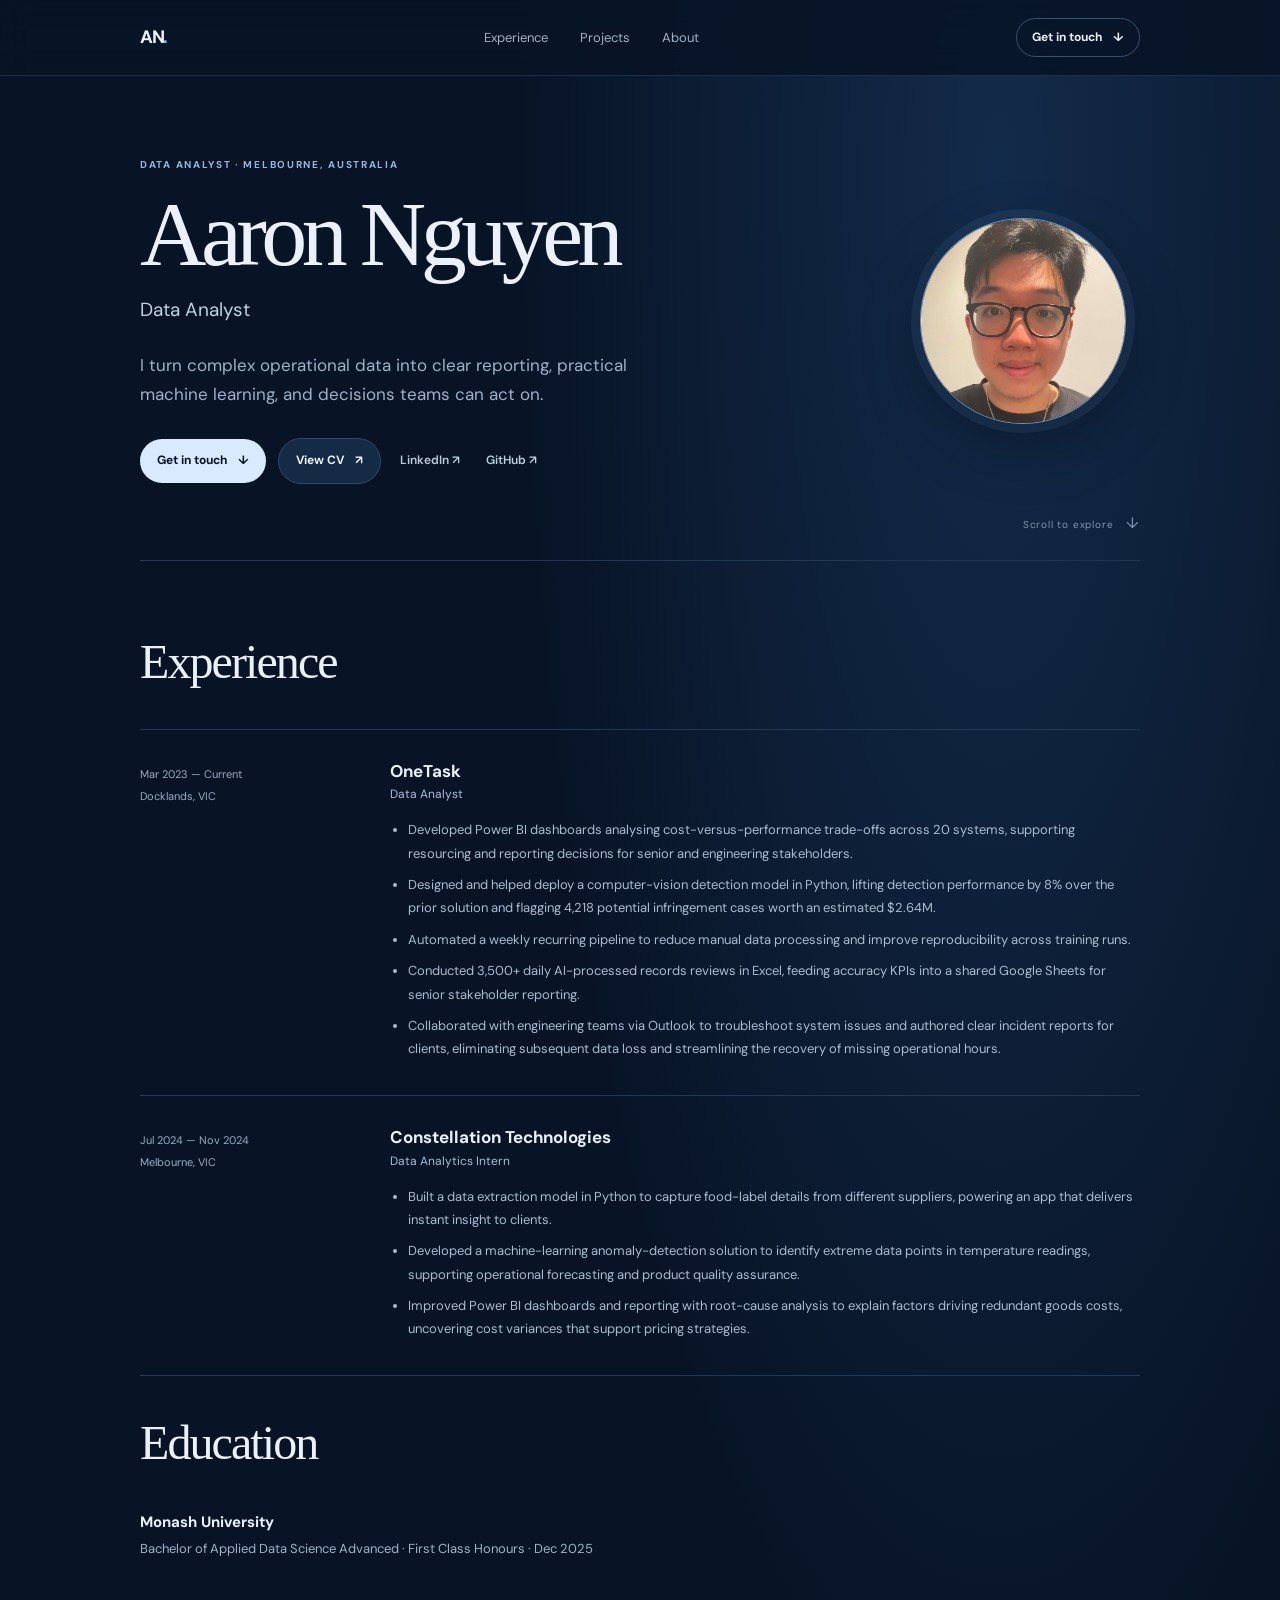
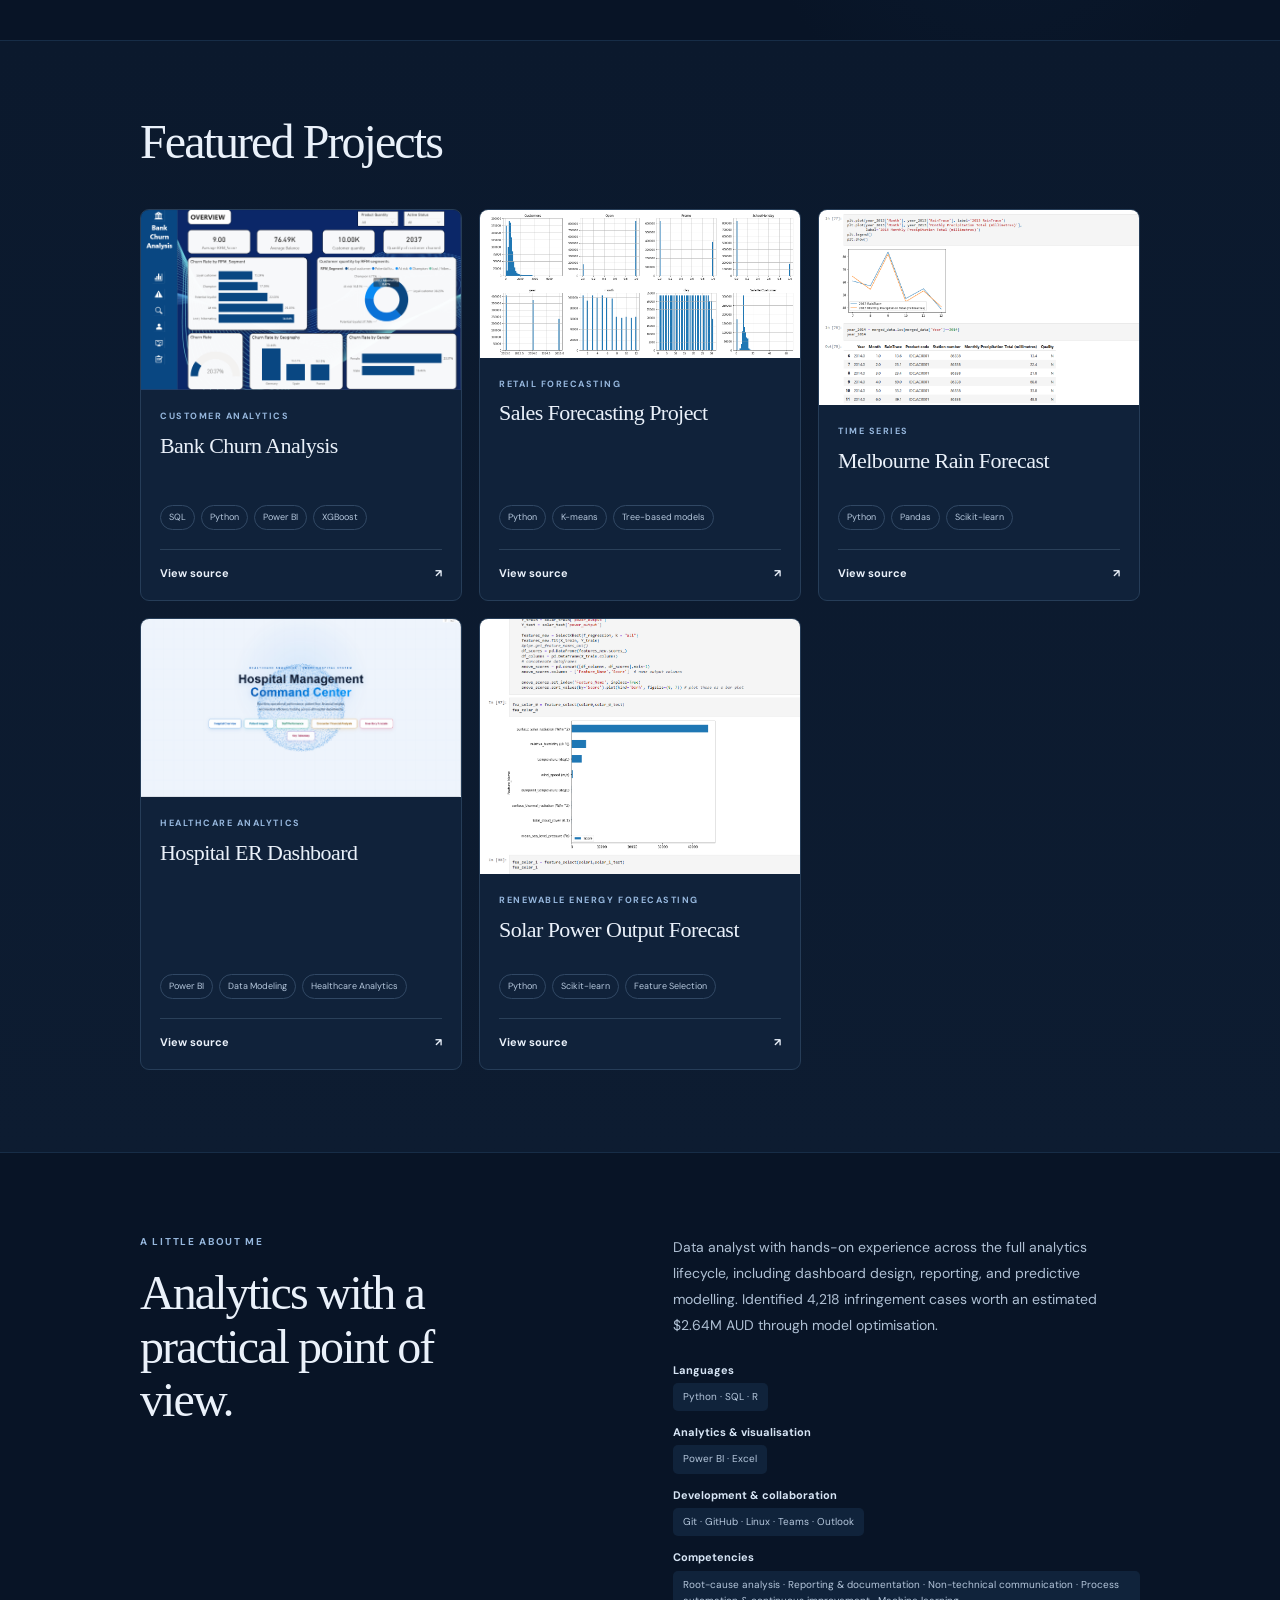
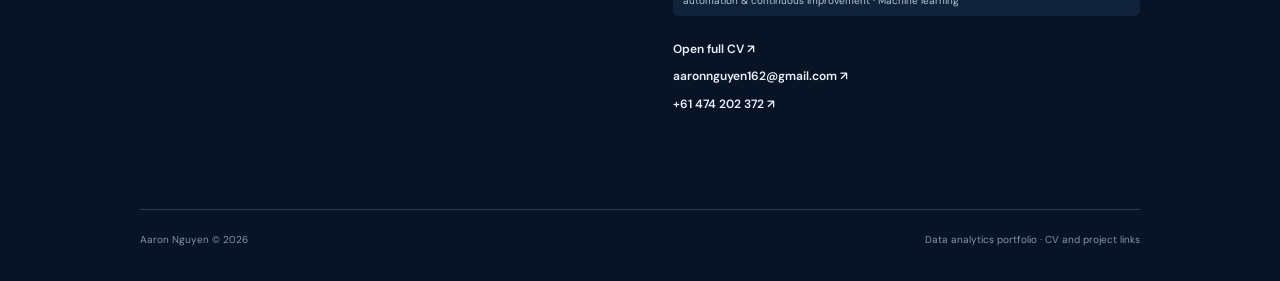
<file: index.html>
<!doctype html>
<html lang="en">
<head>
  <meta charset="utf-8">
  <meta name="viewport" content="width=device-width, initial-scale=1">
  <meta name="description" content="Aaron Nguyen is a Melbourne-based data analyst with experience in dashboards, reporting, and predictive modelling.">
  <title>Aaron Nguyen | Data Analyst Portfolio</title>
  <link rel="preconnect" href="https://fonts.googleapis.com">
  <link rel="preconnect" href="https://fonts.gstatic.com" crossorigin>
  <link href="https://fonts.googleapis.com/css2?family=DM+Sans:wght@400;500;600;700&family=Manrope:wght@400;500;600;700;800&display=swap" rel="stylesheet">
  <link rel="stylesheet" href="assets/css/astro-zen-preview.css">
</head>
<body>
  <header class="topbar">
    <a class="wordmark" href="#top" aria-label="Aaron Nguyen home">AN<span>.</span></a>
    <nav aria-label="Main navigation">
      <a href="#experience">Experience</a><a href="#projects">Projects</a><a href="#about">About</a>
    </nav>
    <a class="contact-pill" href="#about">Get in touch <span>↓</span></a>
  </header>

  <main id="top">
    <section class="intro wrap">
      <div class="intro-copy">
        <p class="kicker">DATA ANALYST · MELBOURNE, AUSTRALIA</p>
        <h1>Aaron Nguyen</h1>
        <p class="role">Data Analyst</p>
        <p class="lead">I turn complex operational data into clear reporting, practical machine learning, and decisions teams can act on.</p>
        <div class="intro-actions">
          <a class="button dark" href="#about">Get in touch <span>↓</span></a>
          <a class="button light" href="assets/docs/Aaron_Nguyen_Resume.pdf" target="_blank" rel="noreferrer">View CV <span>↗</span></a>
          <a class="social-link" href="https://www.linkedin.com/in/locnguyen2/" target="_blank" rel="noreferrer">LinkedIn ↗</a>
          <a class="social-link" href="https://github.com/harrykun162/Loc-s-projects-" target="_blank" rel="noreferrer">GitHub ↗</a>
        </div>
      </div>
      <img class="avatar" src="assets/images/aaron-nguyen-avatar.png" alt="Portrait of Aaron Nguyen" width="400" height="400">
      <a class="scroll-cue" href="#experience">Scroll to explore <span>↓</span></a>
    </section>

    <section class="wrap section" id="experience">
      <div class="section-title"><h2>Experience</h2></div>
      <div class="timeline">
        <article class="job">
          <div class="job-meta"><span>Mar 2023 — Current</span><span>Docklands, VIC</span></div>
          <div><h3>OneTask</h3><p class="job-role">Data Analyst</p>
            <ul>
              <li>Developed Power BI dashboards analysing cost-versus-performance trade-offs across 20 systems, supporting resourcing and reporting decisions for senior and engineering stakeholders.</li>
              <li>Designed and helped deploy a computer-vision detection model in Python, lifting detection performance by 8% over the prior solution and flagging 4,218 potential infringement cases worth an estimated $2.64M.</li>
              <li>Automated a weekly recurring pipeline to reduce manual data processing and improve reproducibility across training runs.</li>
              <li>Conducted 3,500+ daily AI-processed records reviews in Excel, feeding accuracy KPIs into a shared Google Sheets for senior stakeholder reporting.</li>
              <li>Collaborated with engineering teams via Outlook to troubleshoot system issues and authored clear incident reports for clients, eliminating subsequent data loss and streamlining the recovery of missing operational hours.</li>
            </ul>
          </div>
        </article>
        <article class="job">
          <div class="job-meta"><span>Jul 2024 — Nov 2024</span><span>Melbourne, VIC</span></div>
          <div><h3>Constellation Technologies</h3><p class="job-role">Data Analytics Intern</p>
            <ul>
              <li>Built a data extraction model in Python to capture food-label details from different suppliers, powering an app that delivers instant insight to clients.</li>
              <li>Developed a machine-learning anomaly-detection solution to identify extreme data points in temperature readings, supporting operational forecasting and product quality assurance.</li>
              <li>Improved Power BI dashboards and reporting with root-cause analysis to explain factors driving redundant goods costs, uncovering cost variances that support pricing strategies.</li>
            </ul>
          </div>
        </article>
      </div>
      <div class="section-title education-title"><h2>Education</h2></div>
      <div class="education"><strong>Monash University</strong><span>Bachelor of Applied Data Science Advanced · First Class Honours · Dec 2025</span></div>
    </section>

    <section class="projects-band" id="projects"><div class="wrap">
      <div class="section-title"><h2>Featured Projects</h2></div>
      <div class="project-grid">
        <article class="project-card"><div class="project-image"><img src="assets/images/project-bank-churn.png" alt="Bank Churn Analysis dashboard with RFM customer segments, churn rates, and geography and gender breakdowns" width="1428" height="804"></div><div class="project-body"><p class="kicker">CUSTOMER ANALYTICS</p><h3>Bank Churn Analysis</h3><div class="tags"><span>SQL</span><span>Python</span><span>Power BI</span><span>XGBoost</span></div><a class="project-link" href="https://github.com/harrykun162/Loc-s-projects-/tree/main/Bank_churn_analysis" target="_blank" rel="noreferrer">View source <span>↗</span></a></div></article>
        <article class="project-card"><div class="project-image"><img src="assets/images/project-sales-forecast.png" alt="Sales forecasting analysis charts showing distributions for customers, open days, promotions, holidays, dates, and sales per customer" width="1232" height="445"></div><div class="project-body"><p class="kicker">RETAIL FORECASTING</p><h3>Sales Forecasting Project</h3><div class="tags"><span>Python</span><span>K-means</span><span>Tree-based models</span></div><a class="project-link" href="https://github.com/harrykun162/Loc-s-projects-/tree/main/Rossmann%20Store%20Sales%20Forecast" target="_blank" rel="noreferrer">View source <span>↗</span></a></div></article>
        <article class="project-card"><div class="project-image"><img src="assets/images/project-melbourne-rainfall.png" alt="Melbourne rainfall analysis notebook with a monthly precipitation line chart and a sample of 2014 weather data" width="1355" height="493"></div><div class="project-body"><p class="kicker">TIME SERIES</p><h3>Melbourne Rain Forecast</h3><div class="tags"><span>Python</span><span>Pandas</span><span>Scikit-learn</span></div><a class="project-link" href="https://github.com/harrykun162/Loc-s-projects-/tree/main/Melbourne%20Rain%20Forecast" target="_blank" rel="noreferrer">View source <span>↗</span></a></div></article>
        <article class="project-card"><div class="project-image"><img src="assets/images/project-hospital-er.png" alt="Hospital Management Command Center dashboard landing page with navigation to hospital overview, patient insights, staff performance, encounter financial analysis, inventory analysis, and key takeaway" width="1333" height="741"></div><div class="project-body"><p class="kicker">HEALTHCARE ANALYTICS</p><h3>Hospital ER Dashboard</h3><div class="tags"><span>Power BI</span><span>Data Modeling</span><span>Healthcare Analytics</span></div><a class="project-link" href="https://github.com/harrykun162/Loc-s-projects-/tree/main/Hospital%20ER%20Dashboard" target="_blank" rel="noreferrer">View source <span>↗</span></a></div></article>
        <article class="project-card"><div class="project-image"><img src="assets/images/project-solar-power-output.png" alt="Solar power output feature selection chart showing surface solar radiation as the strongest predictive feature" width="999" height="768"></div><div class="project-body"><p class="kicker">RENEWABLE ENERGY FORECASTING</p><h3>Solar Power Output Forecast</h3><div class="tags"><span>Python</span><span>Scikit-learn</span><span>Feature Selection</span></div><a class="project-link" href="https://github.com/harrykun162/Loc-s-projects-/tree/main/Monash%20Power%20Output%20Forecast" target="_blank" rel="noreferrer">View source <span>↗</span></a></div></article>
      </div>
    </div></section>

    <section class="wrap about" id="about"><div><p class="kicker">A LITTLE ABOUT ME</p><h2>Analytics with a practical point of view.</h2></div><div><p>Data analyst with hands-on experience across the full analytics lifecycle, including dashboard design, reporting, and predictive modelling. Identified 4,218 infringement cases worth an estimated $2.64M AUD through model optimisation.</p><div class="skill-groups"><div><strong>Languages</strong><span>Python · SQL · R</span></div><div><strong>Analytics & visualisation</strong><span>Power BI · Excel</span></div><div><strong>Development & collaboration</strong><span>Git · GitHub · Linux · Teams · Outlook</span></div><div><strong>Competencies</strong><span>Root-cause analysis · Reporting & documentation · Non-technical communication · Process automation & continuous improvement · Machine learning</span></div></div><p class="about-links"><a href="assets/docs/Aaron_Nguyen_Resume.pdf" target="_blank" rel="noreferrer">Open full CV ↗</a><a href="mailto:aaronnguyen162@gmail.com">aaronnguyen162@gmail.com ↗</a><a href="tel:+61474202372">+61 474 202 372 ↗</a></p></div></section>
  </main>
  <footer class="wrap footer"><span>Aaron Nguyen © 2026</span><span>Data analytics portfolio · CV and project links</span></footer>
</body>
</html>
</file>
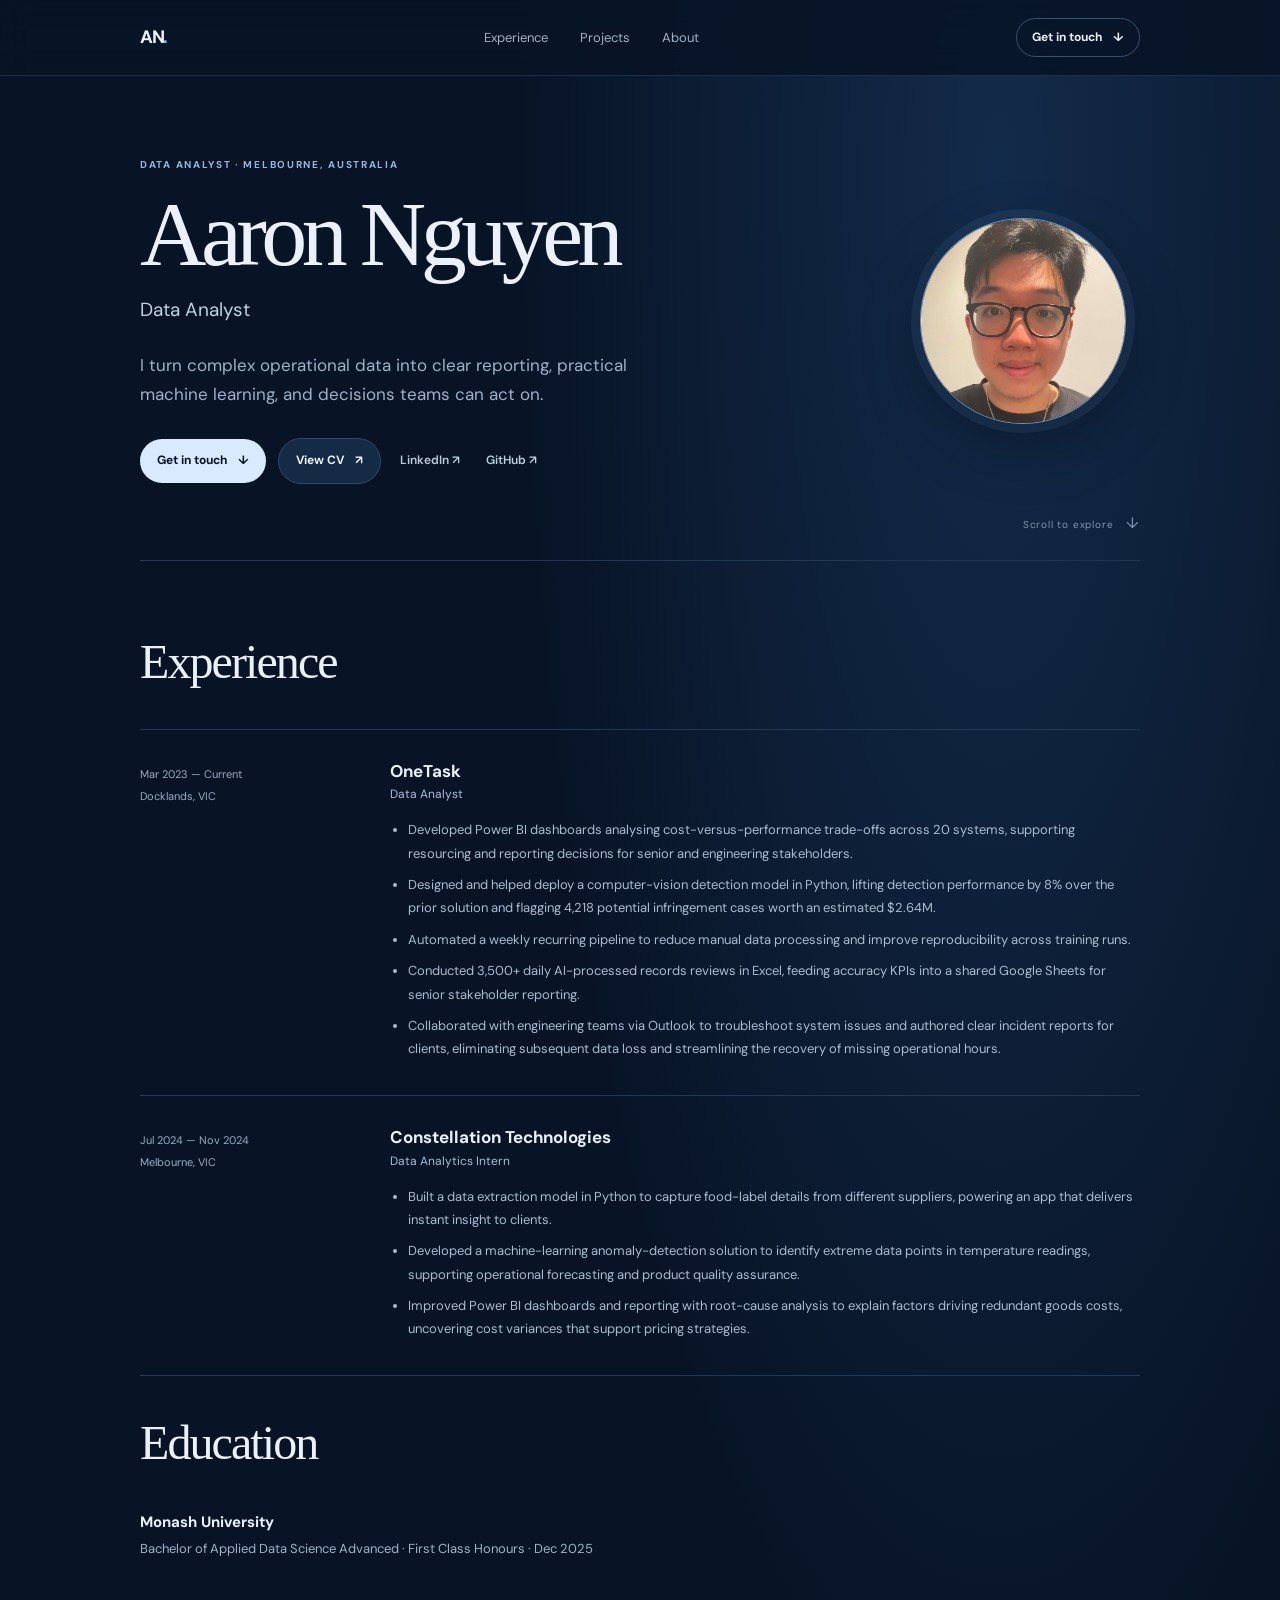
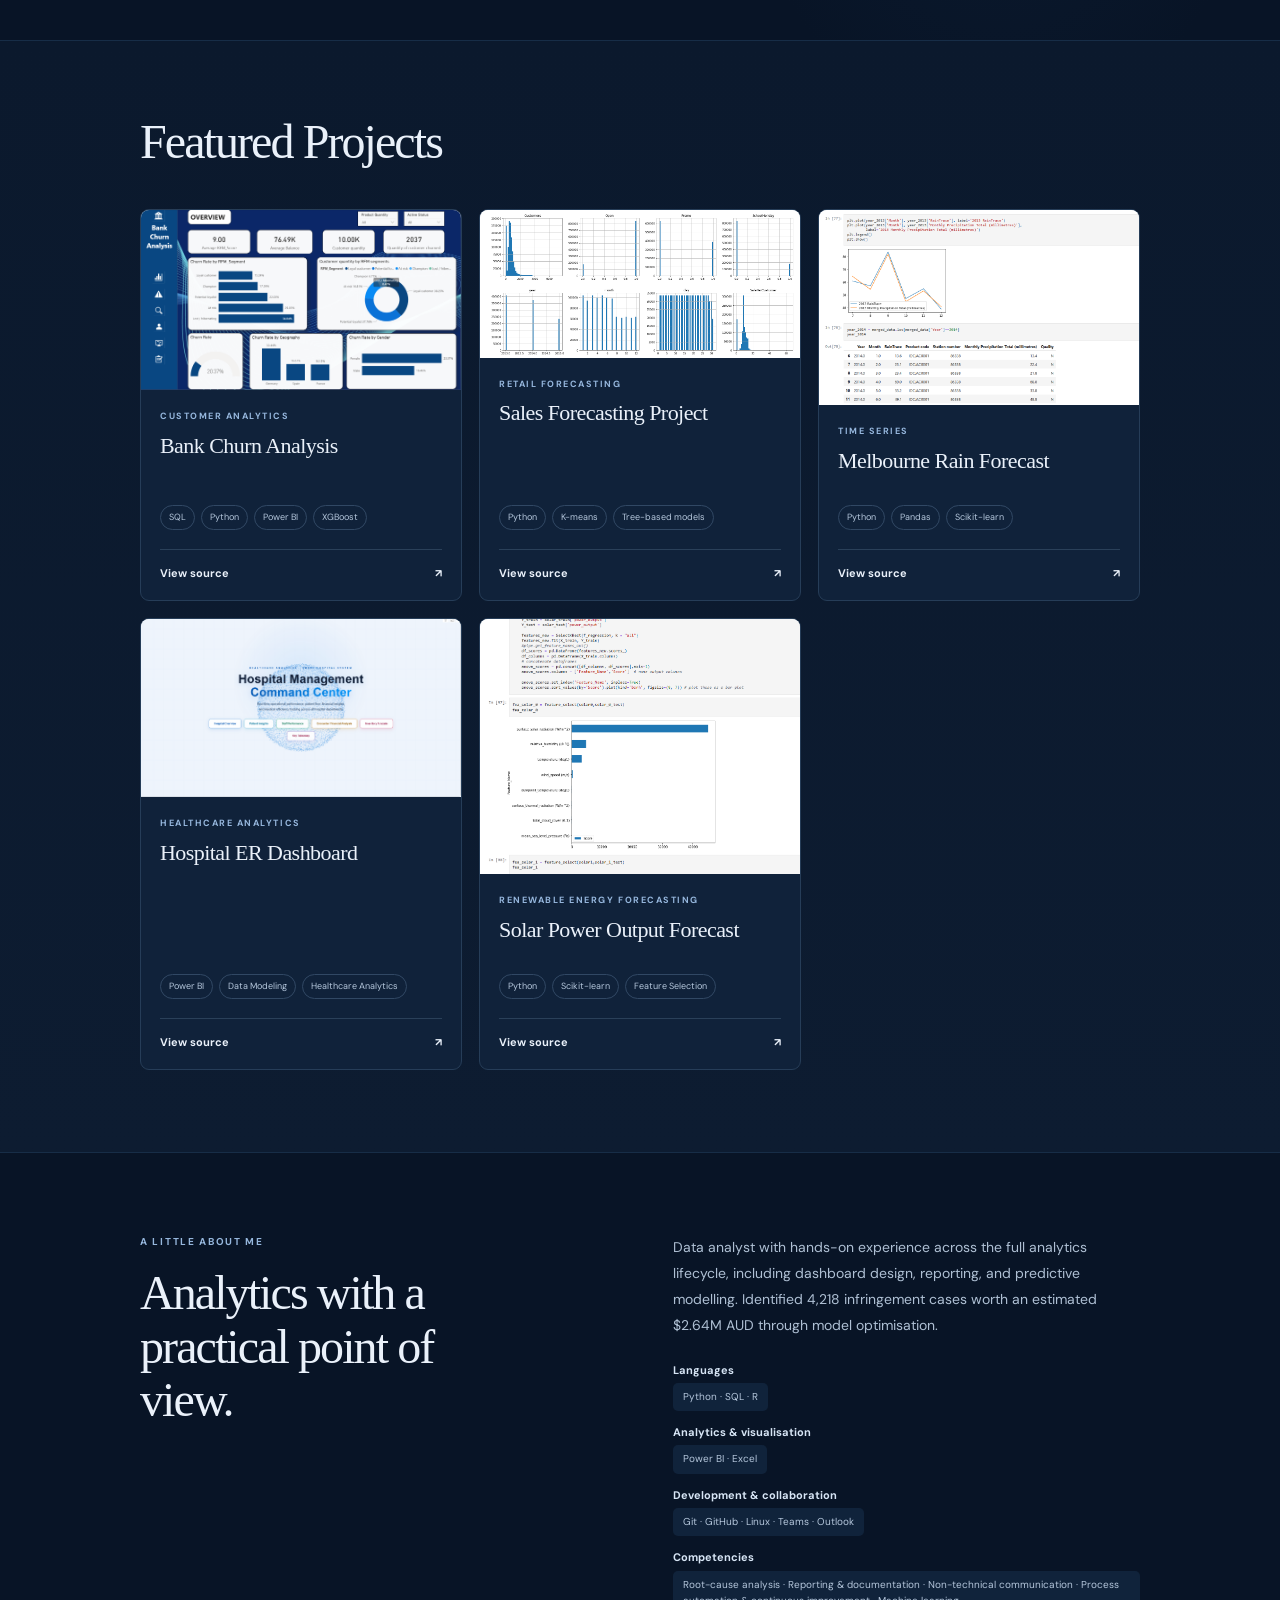
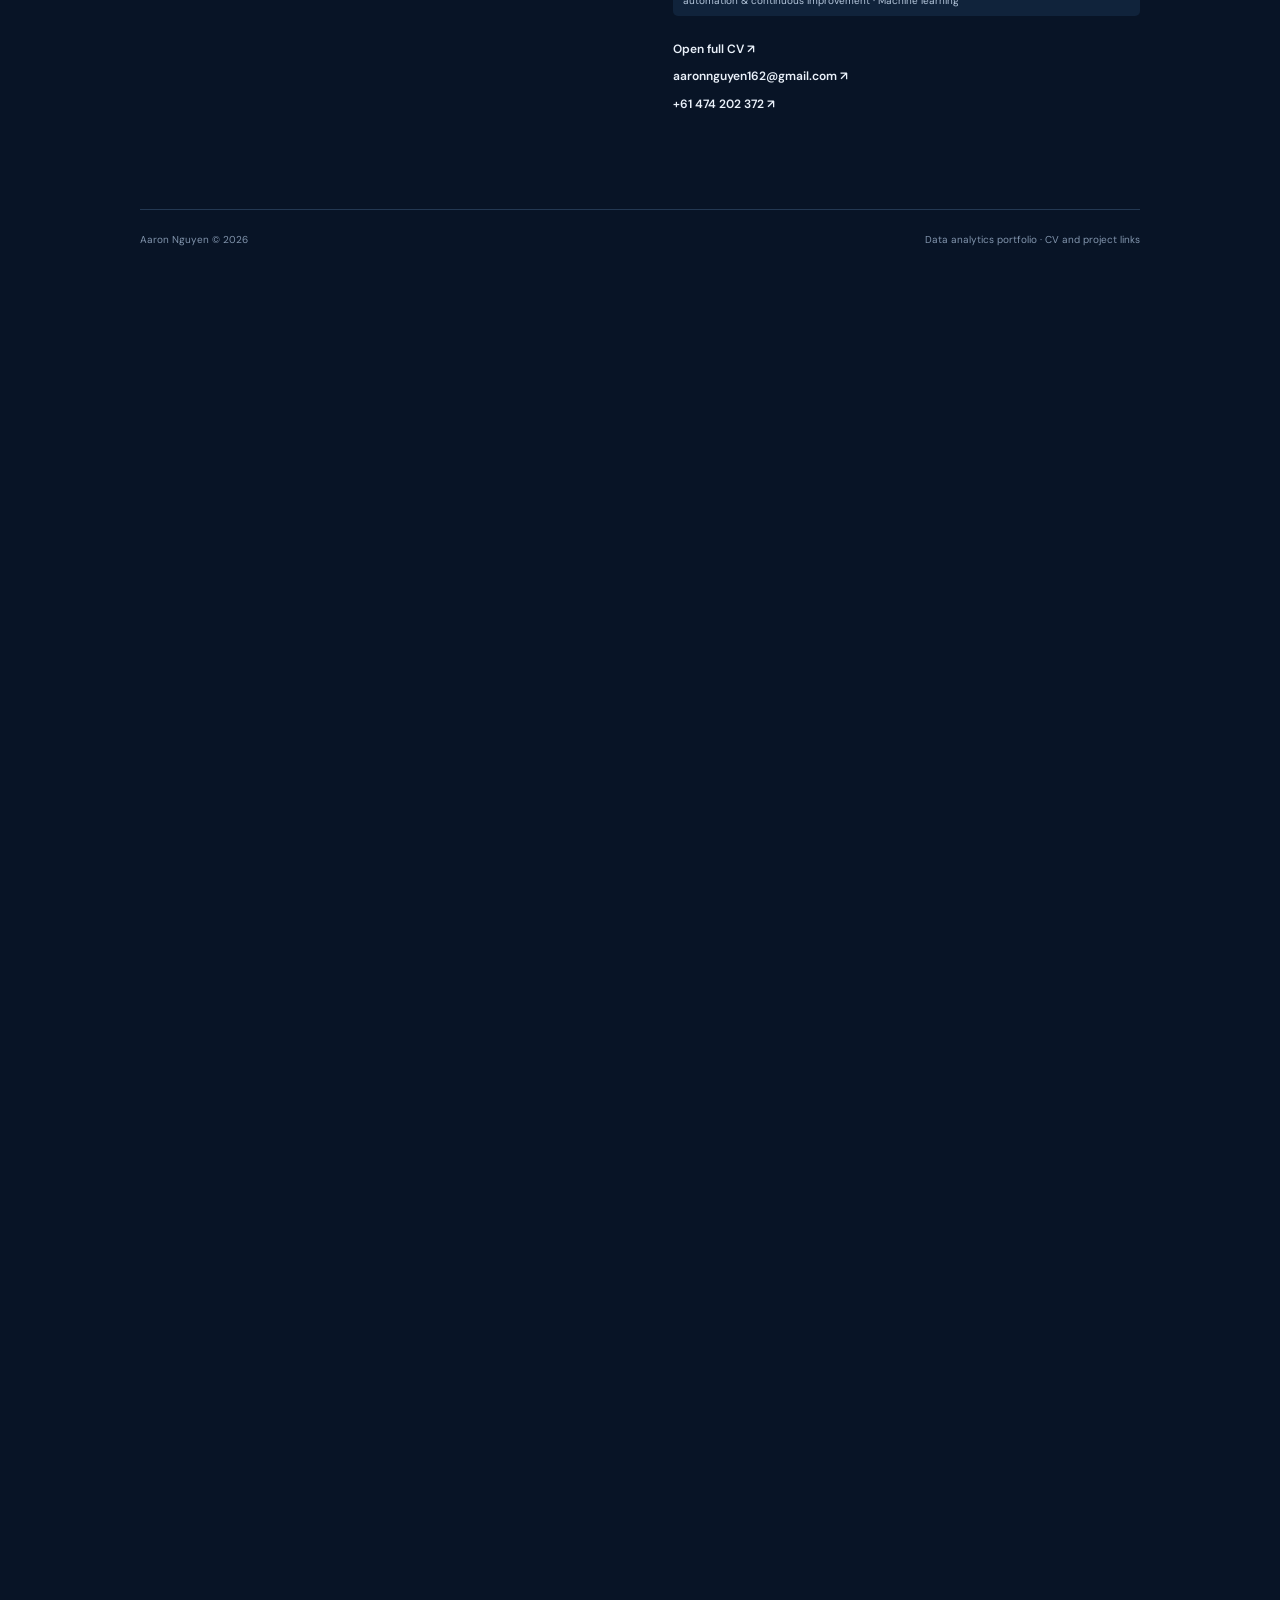
<file: contact.html>
<!doctype html>
<html lang="en">
<head>
  <meta charset="utf-8">
  <meta name="viewport" content="width=device-width, initial-scale=1">
  <meta http-equiv="refresh" content="0;url=index.html#about">
  <link rel="canonical" href="index.html#about">
  <title>Contact | Aaron Nguyen</title>
</head>
<body>
  <p>Contact details are on the portfolio home page. <a href="index.html#about">View contact details</a>.</p>
</body>
</html>
</file>
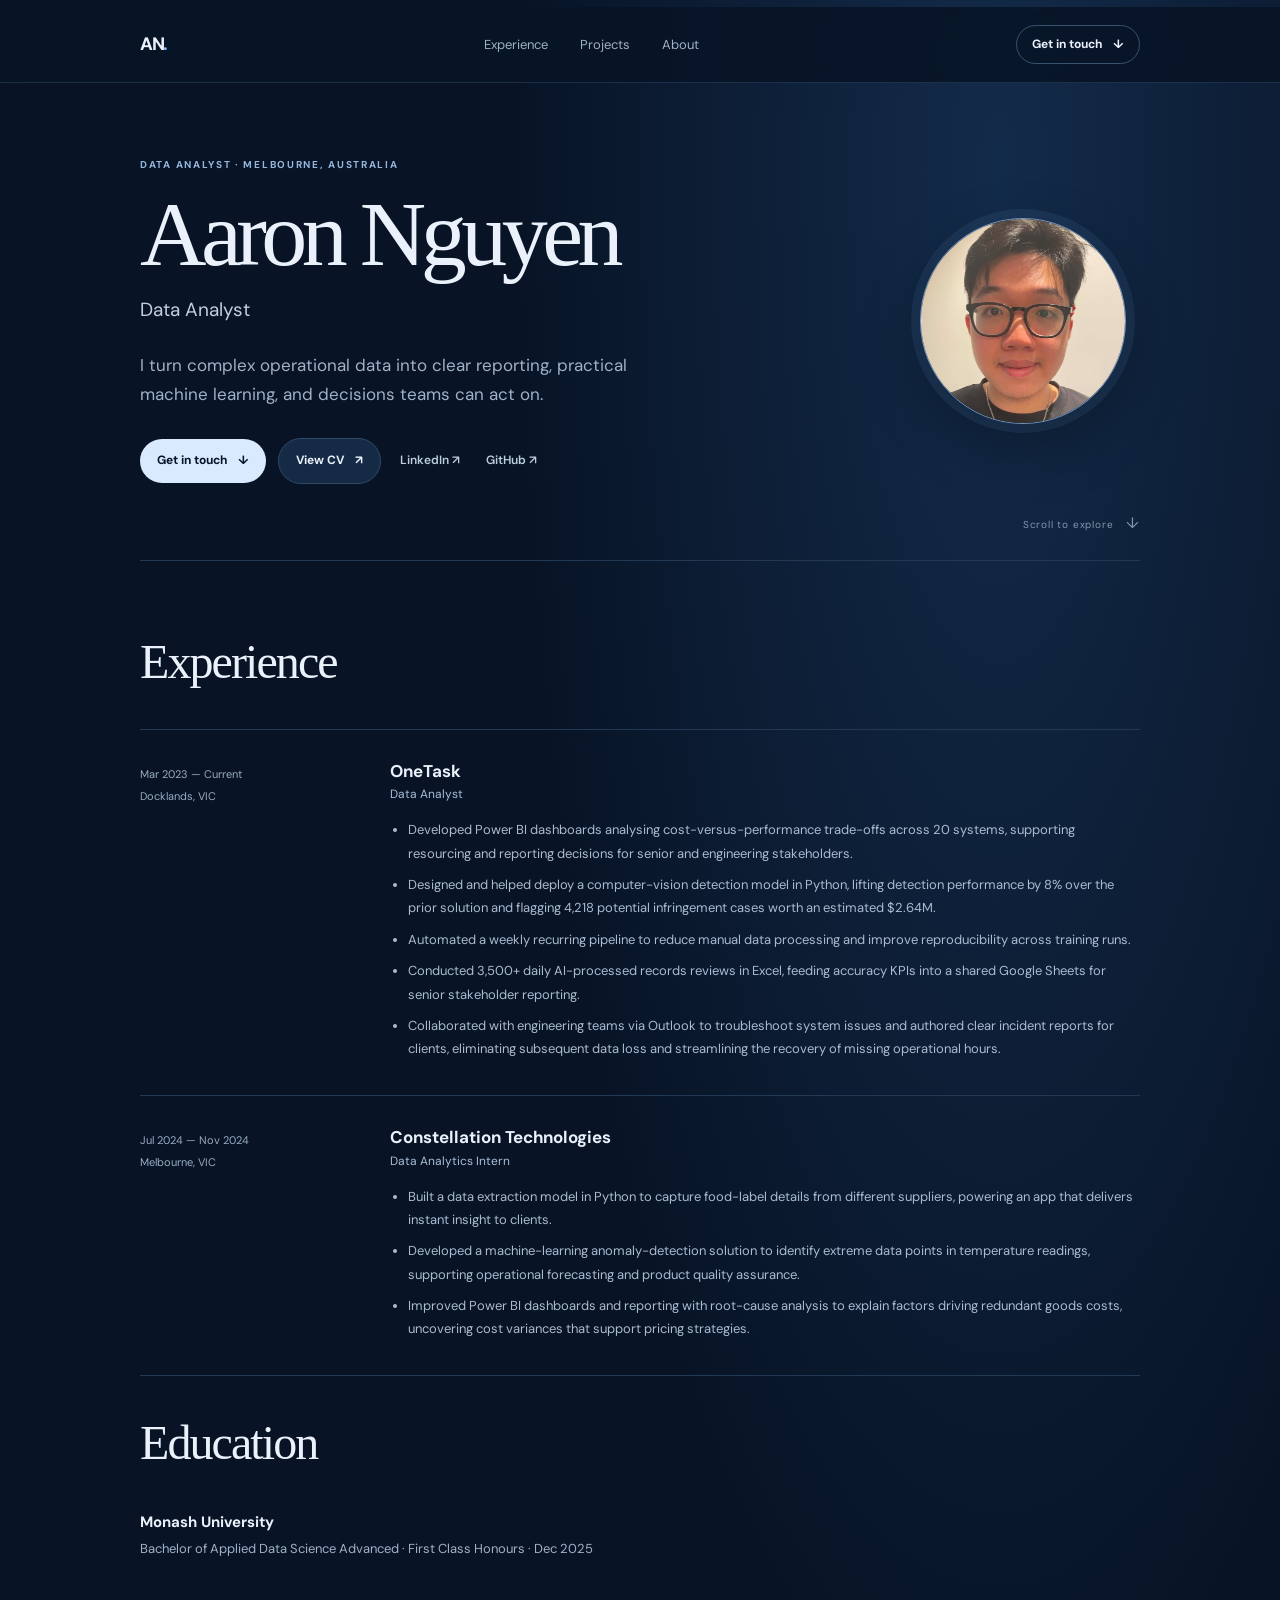
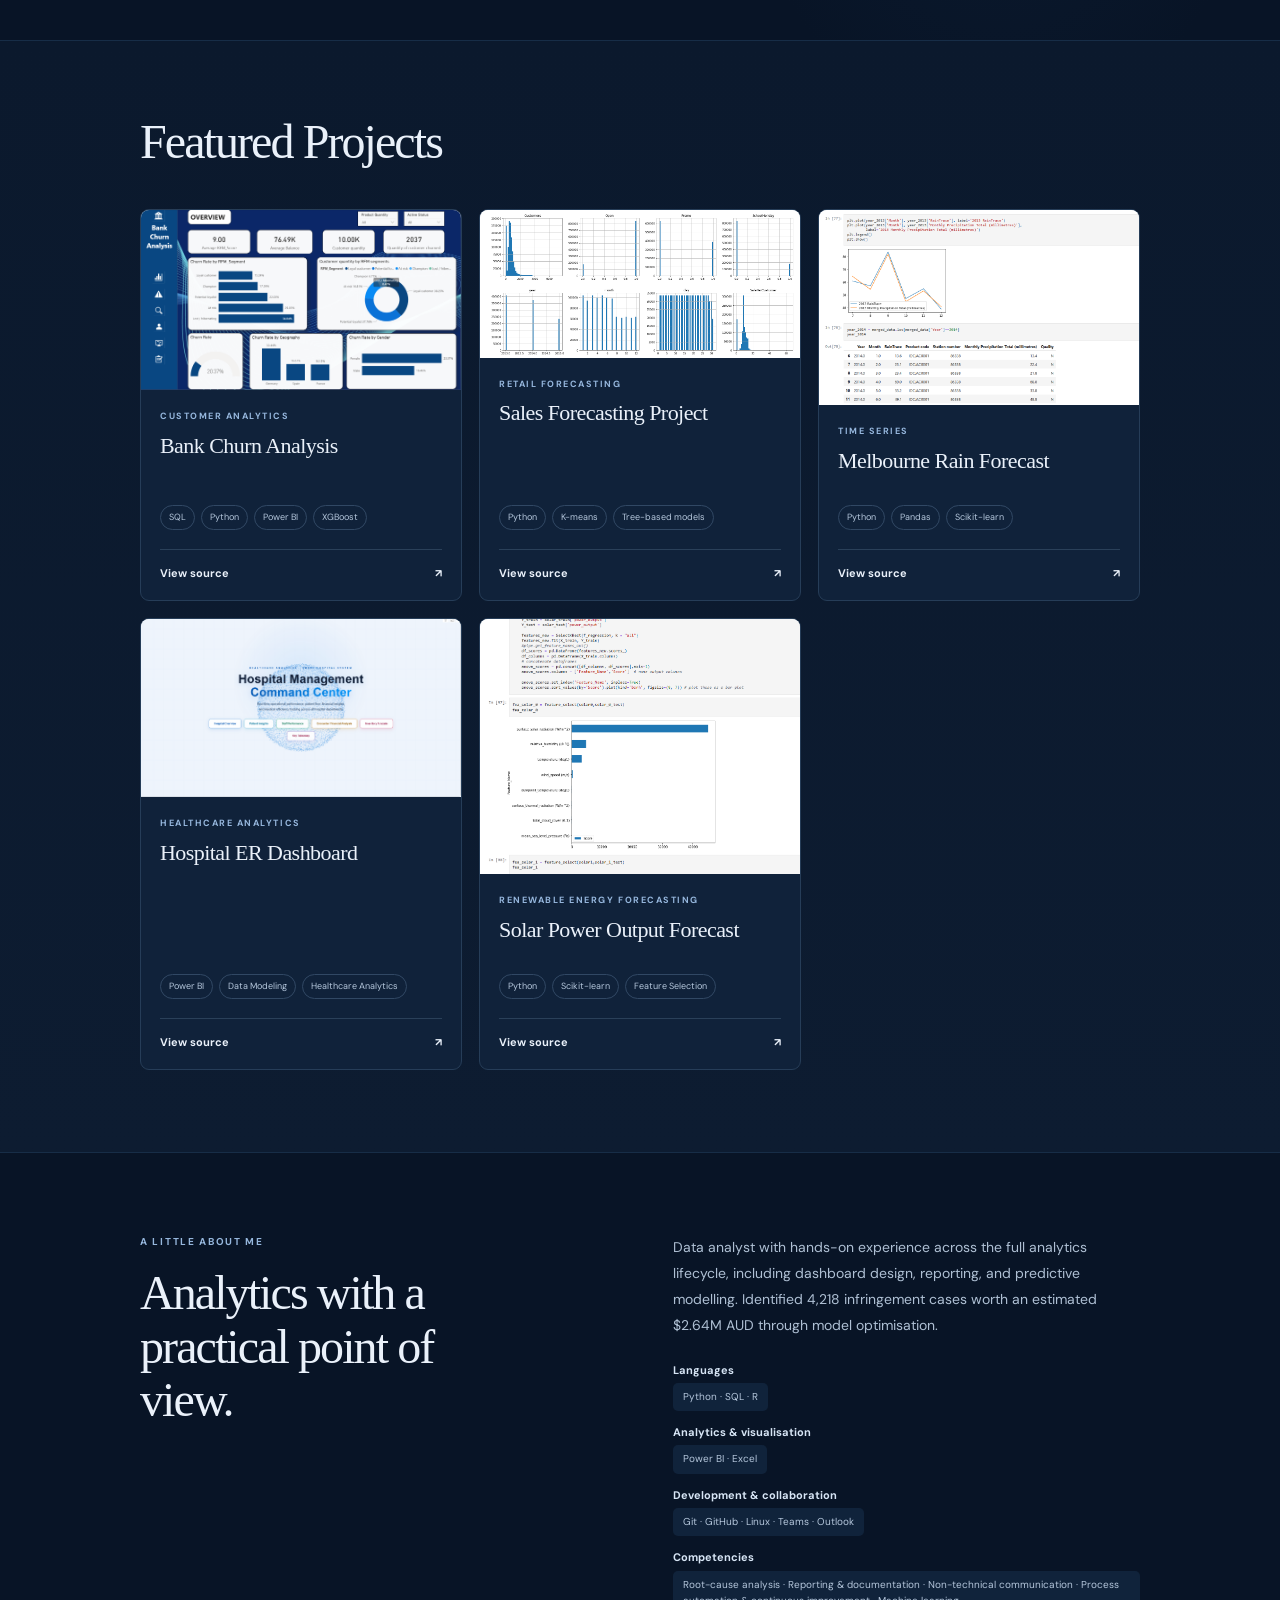
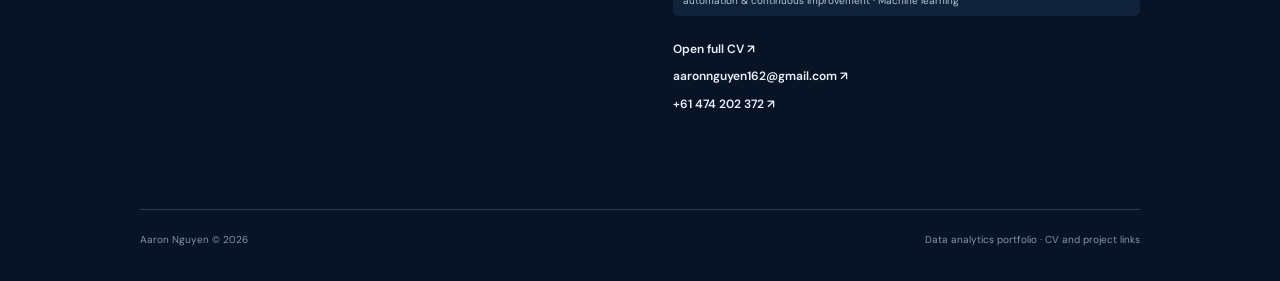
<file: projects.html>
<!doctype html>
<html lang="en">
<head>
  <meta charset="utf-8">
  <meta name="viewport" content="width=device-width, initial-scale=1">
  <meta http-equiv="refresh" content="0;url=index.html#projects">
  <link rel="canonical" href="index.html#projects">
  <title>Projects | Aaron Nguyen</title>
</head>
<body>
  <p>Projects are now part of the portfolio home page. <a href="index.html#projects">View projects</a>.</p>
</body>
</html>
</file>
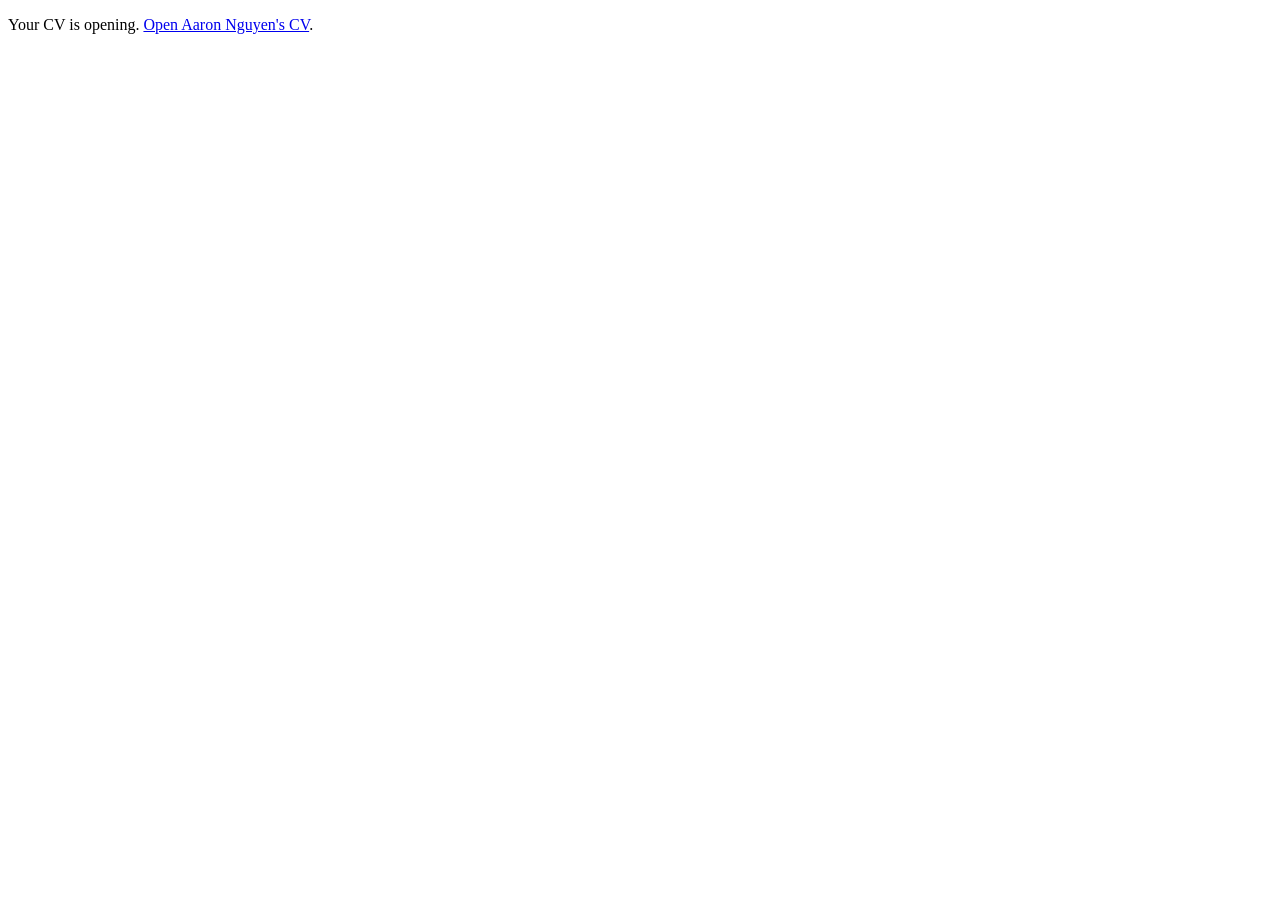
<file: resume.html>
<!doctype html>
<html lang="en">
<head>
  <meta charset="utf-8">
  <meta name="viewport" content="width=device-width, initial-scale=1">
  <meta http-equiv="refresh" content="0;url=assets/docs/Aaron_Nguyen_Resume.pdf">
  <link rel="canonical" href="assets/docs/Aaron_Nguyen_Resume.pdf">
  <title>Resume | Aaron Nguyen</title>
</head>
<body>
  <p>Your CV is opening. <a href="assets/docs/Aaron_Nguyen_Resume.pdf">Open Aaron Nguyen's CV</a>.</p>
</body>
</html>
</file>
<file: assets/css/astro-zen-preview.css>
:root {
  color-scheme: dark;
  --ink: #eaf1fa;
  --muted: #a0b1c7;
  --line: #233852;
  --paper: #081426;
  --panel: #0d1c31;
  --panel-raised: #122641;
  --blue: #83b9fa;
  --blue-bright: #a9d0ff;
  --serif: Georgia, "Times New Roman", serif;
  --sans: "DM Sans", Manrope, Arial, sans-serif;
}

* { box-sizing: border-box; }
html { scroll-behavior: smooth; scroll-padding-top: 90px; }
body {
  margin: 0;
  background: radial-gradient(ellipse at 78% 5%, #132b4a 0, transparent 34%), var(--paper);
  color: var(--ink);
  font: 16px/1.65 var(--sans);
  -webkit-font-smoothing: antialiased;
}
a { color: inherit; text-decoration: none; }
.wrap { width: min(100% - 48px, 1000px); margin-inline: auto; }
.topbar {
  height: 76px;
  border-bottom: 1px solid rgba(131, 185, 250, .16);
  display: flex;
  align-items: center;
  justify-content: space-between;
  padding: 0 max(24px, calc((100vw - 1000px) / 2));
  position: sticky;
  top: 0;
  background: rgba(8, 20, 38, .9);
  backdrop-filter: blur(14px);
  z-index: 5;
}
.wordmark { font-size: 18px; font-weight: 800; letter-spacing: -.08em; }
.wordmark span { color: var(--blue); }
.topbar nav { display: flex; gap: 32px; font-size: 13px; color: var(--muted); }
.topbar nav a:hover, .social-link:hover, .project-link:hover, .about-links a:hover { color: var(--blue-bright); }
.contact-pill { font-size: 12px; font-weight: 700; border: 1px solid #38516e; border-radius: 999px; padding: 9px 15px; }
.contact-pill span, .button span { margin-left: 8px; }
.intro {
  position: relative;
  min-height: 465px;
  padding: 82px 0 76px;
  border-bottom: 1px solid var(--line);
  display: grid;
  grid-template-columns: minmax(0, 1fr) 220px;
  align-items: center;
  gap: 55px;
}
.intro-copy { min-width: 0; }
.avatar {
  width: 206px;
  height: 206px;
  aspect-ratio: 1;
  object-fit: cover;
  border-radius: 50%;
  border: 1px solid rgba(169, 208, 255, .65);
  box-shadow: 0 0 0 9px rgba(131, 185, 250, .08), 0 22px 60px rgba(0, 0, 0, .3);
}
.kicker { font-size: 10px; line-height: 1.4; letter-spacing: .17em; font-weight: 700; color: #96b7dd; margin: 0 0 17px; }
.intro h1 { font: 500 clamp(55px, 9vw, 92px)/.98 var(--serif); letter-spacing: -.06em; margin: 0; }
.role { font-size: 19px; margin: 15px 0 0; color: #c0d0e3; }
.lead { font-size: 17px; max-width: 525px; line-height: 1.75; color: var(--muted); margin: 25px 0 28px; }
.intro-actions { display: flex; align-items: center; gap: 12px; flex-wrap: wrap; }
.button { font-size: 12px; font-weight: 700; border-radius: 999px; padding: 12px 17px; }
.button.dark { background: #d9eaff; color: #071426; }
.button.light { background: #142a45; color: var(--ink); border: 1px solid #304967; }
.social-link { font-size: 12px; font-weight: 600; padding: 10px 7px; color: #bdcde0; }
.scroll-cue { position: absolute; right: 0; bottom: 24px; color: #8297b0; font-size: 10px; letter-spacing: .08em; }
.scroll-cue span { font-size: 15px; margin-left: 9px; }
.section { padding: 74px 0 80px; }
.section-title { margin-bottom: 40px; }
.education-title { margin-top: 40px; }
.section-title h2, .about h2 { font: 500 clamp(34px, 5vw, 48px)/1.12 var(--serif); letter-spacing: -.04em; margin: 0; }
.timeline { border-top: 1px solid var(--line); }
.job { display: grid; grid-template-columns: 215px 1fr; gap: 35px; padding: 30px 0 34px; border-bottom: 1px solid var(--line); }
.job-meta { display: flex; flex-direction: column; gap: 4px; color: #9aacc2; font-size: 11px; padding-top: 5px; }
.job h3 { font-size: 17px; line-height: 1.35; margin: 0; font-weight: 700; }
.job-role { margin: 3px 0 13px; color: #a9bed8; font-size: 12px; }
.job ul { padding-left: 18px; margin: 0; color: #aabbd0; font-size: 13px; line-height: 1.8; }
.job li + li { margin-top: 8px; }
.education { display: flex; flex-direction: column; gap: 4px; font-size: 13px; }
.education strong { font-size: 15px; }
.education span { color: var(--muted); }
.projects-band { background: linear-gradient(180deg, #0b192d, #0d1c31); padding: 74px 0 82px; border-top: 1px solid #172d47; border-bottom: 1px solid #172d47; }
.project-grid { display: grid; grid-template-columns: repeat(3, 1fr); gap: 17px; }
.project-card { background: #10223a; border: 1px solid #263d58; border-radius: 9px; overflow: hidden; display: flex; flex-direction: column; }
.project-image { overflow: hidden; background: #f6f7f9; line-height: 0; }
.project-image img { display: block; width: 100%; height: auto; }
.project-body { padding: 20px 19px 18px; display: flex; flex-direction: column; flex: 1; }
.project-body .kicker { font-size: 9px; margin-bottom: 10px; }
.project-body h3 { font: 500 22px/1.2 var(--serif); letter-spacing: -.025em; margin: 0 0 14px; }
.tags { display: flex; flex-wrap: wrap; gap: 6px; margin-top: auto; padding-top: 17px; }
.tags span, .skill-groups span { font-size: 9px; border: 1px solid #314864; color: #b5c7dc; border-radius: 999px; padding: 4px 8px; }
.project-link { border-top: 1px solid #2a4059; margin-top: 19px; padding-top: 14px; font-size: 11px; font-weight: 700; display: flex; justify-content: space-between; }
.about { padding: 82px 0; display: grid; grid-template-columns: 1fr 1fr; gap: 65px; border-bottom: 1px solid var(--line); }
.about h2 { max-width: 390px; }
.about > div:nth-child(2) > p:first-child { margin: 0 0 22px; color: #afc0d4; font-size: 14px; line-height: 1.85; }
.skill-groups { display: grid; gap: 12px; margin: 0 0 24px; }
.skill-groups div { display: flex; flex-direction: column; gap: 4px; }
.skill-groups strong { font-size: 11px; color: #d7e5f5; }
.skill-groups span { display: inline-block; width: fit-content; font-size: 10px; padding: 5px 9px; border-color: transparent; background: #10233b; border-radius: 5px; }
.about-links { display: flex; flex-direction: column; align-items: flex-start; gap: 8px; font-size: 12px; font-weight: 600; }
.footer { padding: 22px 0 32px; display: flex; justify-content: space-between; color: #8295ad; font-size: 10px; }

@media (min-width: 921px) {
  .project-card:last-child { grid-column: 2; }
}

@media (max-width: 700px) {
  .topbar { height: 64px; }
  .topbar nav { gap: 12px; }
  .topbar nav a { font-size: 11px; }
  .contact-pill { display: none; }
  .intro { min-height: 0; padding: 60px 0 74px; grid-template-columns: 1fr 88px; gap: 18px; }
  .intro h1 { font-size: clamp(42px, 11vw, 64px); }
  .avatar { width: 82px; height: 82px; align-self: start; margin-top: 8px; box-shadow: 0 0 0 5px rgba(131, 185, 250, .08); }
  .lead { font-size: 15px; }
  .scroll-cue { bottom: 19px; }
  .job { grid-template-columns: 1fr; gap: 12px; padding: 24px 0 28px; }
  .job-meta { flex-direction: row; justify-content: space-between; }
  .education { gap: 4px; }
  .project-grid { grid-template-columns: 1fr; }
  .about { grid-template-columns: 1fr; gap: 20px; padding: 64px 0; }
  .footer { gap: 12px; flex-direction: column; }
  .section, .projects-band { padding: 62px 0; }
  .wrap { width: min(100% - 36px, 1000px); }
}
@media (min-width: 701px) and (max-width: 920px) {
  .intro { grid-template-columns: minmax(0, 1fr) 170px; gap: 32px; }
  .avatar { width: 160px; height: 160px; }
  .project-grid { grid-template-columns: repeat(2, 1fr); }
  .project-card:last-child { grid-column: span 2; }
  .job { grid-template-columns: 170px 1fr; }
  .about { gap: 35px; }
}
</file>
